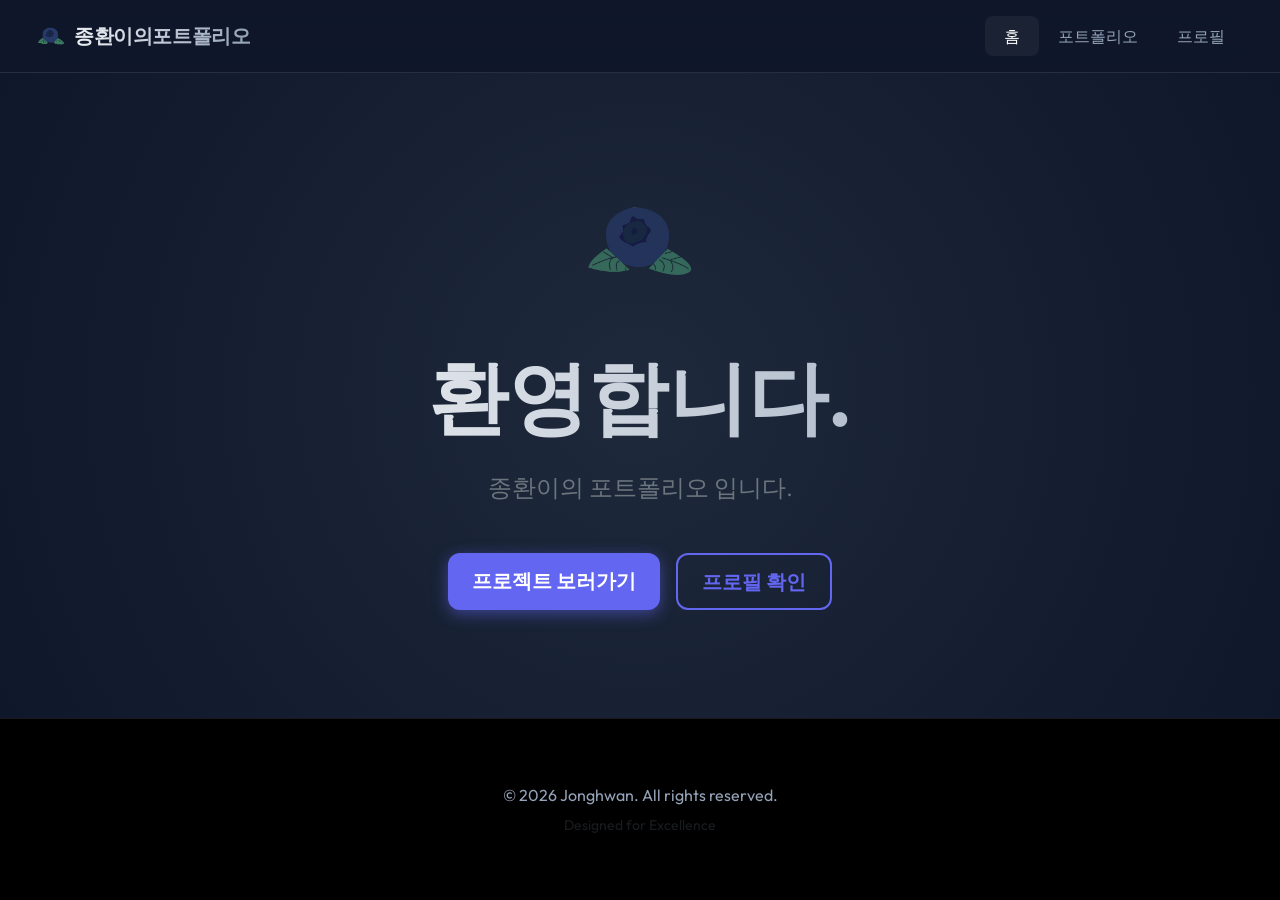
<file: index.html>
<!DOCTYPE html>
<html lang="ko">

<head>
    <meta charset="UTF-8">
    <meta name="viewport" content="width=device-width, initial-scale=1.0">
    <title>종환 | 포트폴리오</title>
    <!-- Bootstrap 5.3 CSS -->
    <link href="https://cdn.jsdelivr.net/npm/bootstrap@5.3.3/dist/css/bootstrap.min.css" rel="stylesheet">
    <!-- Google Fonts -->
    <link href="https://fonts.googleapis.com/css2?family=Outfit:wght@300;400;500;600;700;800&display=swap"
        rel="stylesheet">
    <link rel="stylesheet" href="index.css">
    <link rel="icon" href="./favicon.ico">
</head>

<body>
    <!-- Navbar -->
    <nav class="navbar navbar-expand-lg navbar-dark sticky-top px-4">
        <div class="container-fluid">
            <a class="navbar-brand d-flex align-items-center" href="index.html">
                <img src="./image/logo.png" alt="Logo" width="30" height="30"
                    class="d-inline-block align-text-top me-2">
                종환이의포트폴리오
            </a>
            <button class="navbar-toggler" type="button" data-bs-toggle="collapse" data-bs-target="#navbarNav">
                <span class="navbar-toggler-icon"></span>
            </button>
            <div class="collapse navbar-collapse" id="navbarNav">
                <ul class="navbar-nav ms-auto">
                    <li class="nav-item">
                        <a class="nav-link active" href="index.html">홈</a>
                    </li>
                    <li class="nav-item">
                        <a class="nav-link" href="portfolio.html">포트폴리오</a>
                    </li>
                    <li class="nav-item">
                        <a class="nav-link" href="profile.html">프로필</a>
                    </li>
                </ul>
            </div>
        </div>
    </nav>

    <!-- Hero Section -->
    <header class="flex-grow-1 d-flex align-items-center text-white" style="background: radial-gradient(circle at center, #1e293b 0%, #0f172a 100%);">
        <div class="container text-center py-5">
            <div class="mb-4">
                <img src="./image/logo.png" alt="Logo" width="120" class="img-fluid mb-4 opacity-75">
            </div>
            <h1 class="display-1 fw-bold mb-4" style="background: linear-gradient(to right, #fff, #94a3b8); -webkit-background-clip: text; -webkit-text-fill-color: transparent;">환영합니다.</h1>
            <p class="lead mb-5 text-secondary fs-4">종환이의 포트폴리오 입니다.</p>
            <div class="d-grid gap-3 d-sm-flex justify-content-sm-center">
                <a href="portfolio.html" class="btn btn-primary btn-lg px-5 py-3 rounded-pill">프로젝트 보러가기</a>
                <a href="profile.html" class="btn btn-outline-primary btn-lg px-5 py-3 rounded-pill">프로필 확인</a>
            </div>
        </div>
    </header>

    <!-- Footer -->
    <footer class="text-center">
        <div class="container">
            <p class="mb-2 footer-text">&copy; 2026 Jonghwan. All rights reserved.</p>
            <p class="small text-muted mb-0">Designed for Excellence</p>
        </div>
    </footer>

    <!-- Bootstrap 5.3 JS -->
    <script src="https://cdn.jsdelivr.net/npm/bootstrap@5.3.3/dist/js/bootstrap.bundle.min.js"></script>
</body>

</html>
</file>
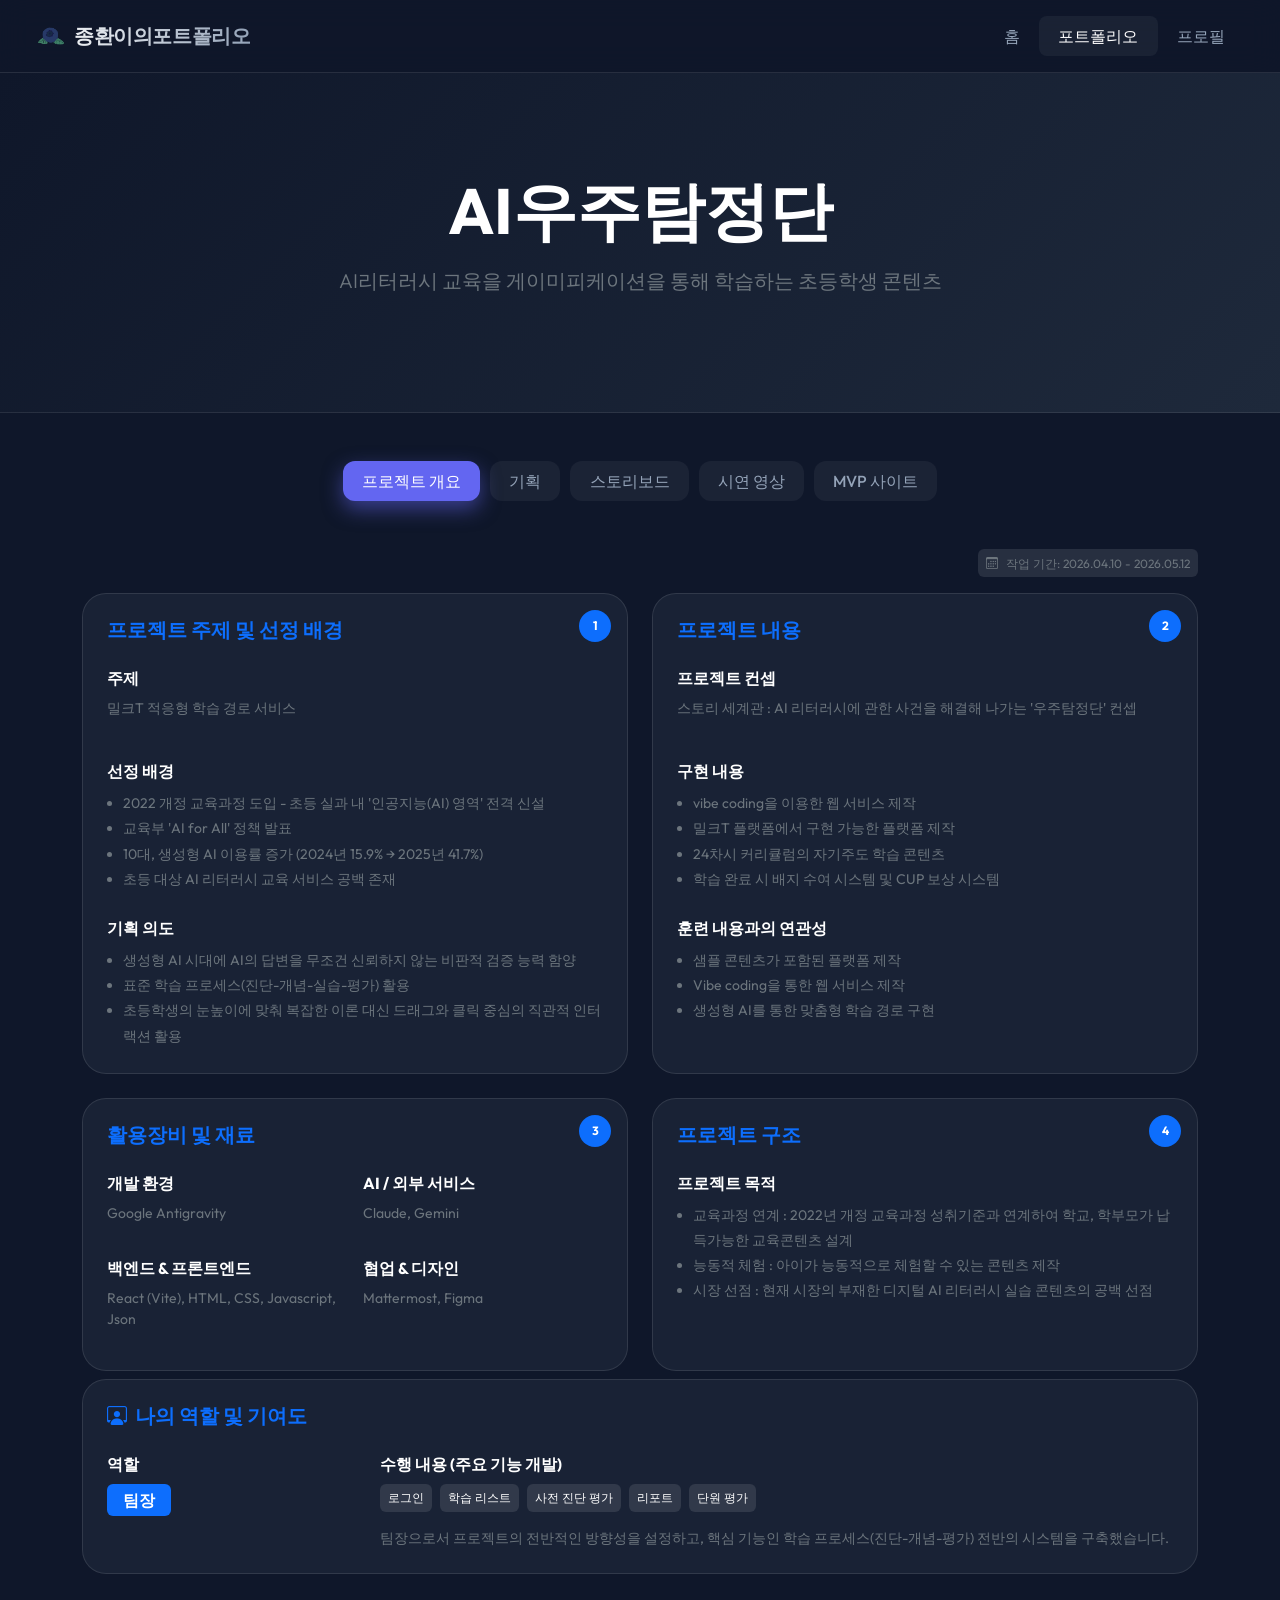
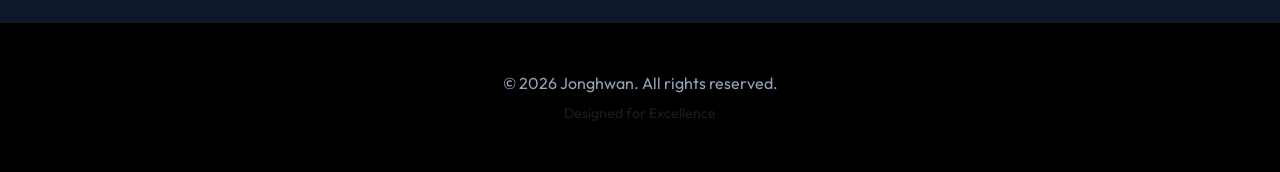
<file: Ujutamjeongdan.html>
<!DOCTYPE html>
<html lang="ko">

<head>
    <meta charset="UTF-8">
    <meta name="viewport" content="width=device-width, initial-scale=1.0">
    <title>AI우주탐정단</title>
    <!-- Bootstrap 5.3 CSS -->
    <link href="https://cdn.jsdelivr.net/npm/bootstrap@5.3.3/dist/css/bootstrap.min.css" rel="stylesheet">
    <!-- Google Fonts -->
    <link href="https://fonts.googleapis.com/css2?family=Outfit:wght@300;400;500;600;700;800&display=swap"
        rel="stylesheet">
    <link rel="stylesheet" href="index.css">
    <link rel="icon" href="./우주탐정 로고.ico">
    <style>
        .project-hero {
            background: linear-gradient(135deg, #0f172a 0%, #1e293b 100%);
            padding: 100px 0;
            border-bottom: 1px solid var(--glass-border);
        }

        .nav-pills .nav-link {
            color: var(--text-dim);
            background: rgba(255, 255, 255, 0.05);
            border-radius: 12px;
            padding: 12px 24px;
            margin: 0 5px;
            transition: var(--transition);
        }

        .nav-pills .nav-link.active {
            background: var(--primary) !important;
            color: white !important;
            box-shadow: 0 8px 20px var(--primary-glow);
        }

        .tab-pane {
            animation: fadeIn 0.5s ease-in-out;
        }

        @keyframes fadeIn {
            from {
                opacity: 0;
                transform: translateY(10px);
            }

            to {
                opacity: 1;
                transform: translateY(0);
            }
        }

        .contribution-card {
            border-left: 4px solid var(--primary);
        }
    </style>
</head>

<body>
    <!-- Navbar -->
    <nav class="navbar navbar-expand-lg navbar-dark sticky-top px-4">
        <div class="container-fluid">
            <a class="navbar-brand d-flex align-items-center" href="index.html">
                <img src="./image/logo.png" alt="Logo" width="30" height="30"
                    class="d-inline-block align-text-top me-2">
                종환이의포트폴리오
            </a>
            <button class="navbar-toggler" type="button" data-bs-toggle="collapse" data-bs-target="#navbarNav">
                <span class="navbar-toggler-icon"></span>
            </button>
            <div class="collapse navbar-collapse" id="navbarNav">
                <ul class="navbar-nav ms-auto">
                    <li class="nav-item"><a class="nav-link" href="index.html">홈</a></li>
                    <li class="nav-item"><a class="nav-link active" href="portfolio.html">포트폴리오</a></li>
                    <li class="nav-item"><a class="nav-link" href="profile.html">프로필</a></li>
                </ul>
            </div>
        </div>
    </nav>

    <!-- Project Hero -->
    <section class="project-hero text-center">
        <div class="container">
            <h1 class="display-3 fw-bold text-white mb-3">AI우주탐정단</h1>
            <p class="lead text-secondary mx-auto" style="max-width: 700px;">AI리터러시 교육을 게이미피케이션을 통해 학습하는 초등학생 콘텐츠</p>
        </div>
    </section>

    <!-- Project Content Tabs -->
    <main class="py-5">
        <div class="container">
            <!-- Tab Menu -->
            <ul class="nav nav-pills justify-content-center mb-5" id="pills-tab" role="tablist">
                <li class="nav-item">
                    <button class="nav-link active" id="overview-tab" data-bs-toggle="pill"
                        data-bs-target="#overview">프로젝트 개요</button>
                </li>
                <li class="nav-item">
                    <button class="nav-link" id="planning-tab" data-bs-toggle="pill"
                        data-bs-target="#planning">기획</button>
                </li>
                <li class="nav-item">
                    <button class="nav-link" id="storyboard-tab" data-bs-toggle="pill"
                        data-bs-target="#storyboard">스토리보드</button>
                </li>
                <li class="nav-item">
                    <button class="nav-link" id="video-tab" data-bs-toggle="pill" data-bs-target="#video">시연 영상</button>
                </li>
                <li class="nav-item">
                    <button class="nav-link" id="mvp-tab" data-bs-toggle="pill" data-bs-target="#mvp">MVP 사이트</button>
                </li>
            </ul>

            <!-- Tab Content -->
            <div class="tab-content" id="pills-tabContent">

                <!-- 1. Overview & Contribution -->
                <div class="tab-pane fade show active" id="overview" role="tabpanel">
                    <div class="d-flex justify-content-end mb-3">
                        <span class="badge bg-white bg-opacity-10 text-secondary fw-normal p-2">
                            <i class="bi bi-calendar3 me-2"></i>작업 기간: 2026.04.10 - 2026.05.12
                        </span>
                    </div>

                    <div class="row g-4">
                        <!-- 1. 프로젝트 주제 및 선정 배경 -->
                        <div class="col-md-6">
                            <div class="card p-4 bg-glass border-0 h-100 position-relative">
                                <div class="position-absolute top-0 end-0 p-3">
                                    <span
                                        class="badge bg-primary rounded-circle d-flex align-items-center justify-content-center"
                                        style="width: 32px; height: 32px;">1</span>
                                </div>
                                <h5 class="text-primary fw-bold mb-4">프로젝트 주제 및 선정 배경</h5>

                                <div class="mb-4">
                                    <p class="text-white fw-bold mb-2">주제</p>
                                    <p class="text-secondary small">밀크T 적응형 학습 경로 서비스</p>
                                </div>

                                <div class="mb-4">
                                    <p class="text-white fw-bold mb-2">선정 배경</p>
                                    <ul class="text-secondary small ps-3 mb-0" style="line-height: 1.8;">
                                        <li>2022 개정 교육과정 도입 - 초등 실과 내 '인공지능(AI) 영역' 전격 신설</li>
                                        <li>교육부 'AI for All' 정책 발표</li>
                                        <li>10대, 생성형 AI 이용률 증가 (2024년 15.9% → 2025년 41.7%)</li>
                                        <li>초등 대상 AI 리터러시 교육 서비스 공백 존재</li>
                                    </ul>
                                </div>

                                <div>
                                    <p class="text-white fw-bold mb-2">기획 의도</p>
                                    <ul class="text-secondary small ps-3 mb-0" style="line-height: 1.8;">
                                        <li>생성형 AI 시대에 AI의 답변을 무조건 신뢰하지 않는 비판적 검증 능력 함양</li>
                                        <li>표준 학습 프로세스(진단-개념-실습-평가) 활용</li>
                                        <li>초등학생의 눈높이에 맞춰 복잡한 이론 대신 드래그와 클릭 중심의 직관적 인터랙션 활용</li>
                                    </ul>
                                </div>
                            </div>
                        </div>

                        <!-- 2. 프로젝트 내용 -->
                        <div class="col-md-6">
                            <div class="card p-4 bg-glass border-0 h-100 position-relative">
                                <div class="position-absolute top-0 end-0 p-3">
                                    <span
                                        class="badge bg-primary rounded-circle d-flex align-items-center justify-content-center"
                                        style="width: 32px; height: 32px;">2</span>
                                </div>
                                <h5 class="text-primary fw-bold mb-4">프로젝트 내용</h5>

                                <div class="mb-4">
                                    <p class="text-white fw-bold mb-2">프로젝트 컨셉</p>
                                    <p class="text-secondary small">스토리 세계관 : AI 리터러시에 관한 사건을 해결해 나가는 '우주탐정단' 컨셉</p>
                                </div>

                                <div class="mb-4">
                                    <p class="text-white fw-bold mb-2">구현 내용</p>
                                    <ul class="text-secondary small ps-3 mb-0" style="line-height: 1.8;">
                                        <li>vibe coding을 이용한 웹 서비스 제작</li>
                                        <li>밀크T 플랫폼에서 구현 가능한 플랫폼 제작</li>
                                        <li>24차시 커리큘럼의 자기주도 학습 콘텐츠</li>
                                        <li>학습 완료 시 배지 수여 시스템 및 CUP 보상 시스템</li>
                                    </ul>
                                </div>

                                <div>
                                    <p class="text-white fw-bold mb-2">훈련 내용과의 연관성</p>
                                    <ul class="text-secondary small ps-3 mb-0" style="line-height: 1.8;">
                                        <li>샘플 콘텐츠가 포함된 플랫폼 제작</li>
                                        <li>Vibe coding을 통한 웹 서비스 제작</li>
                                        <li>생성형 AI를 통한 맞춤형 학습 경로 구현</li>
                                    </ul>
                                </div>
                            </div>
                        </div>

                        <!-- 3. 활용장비 및 재료 -->
                        <div class="col-md-6">
                            <div class="card p-4 bg-glass border-0 h-100 position-relative">
                                <div class="position-absolute top-0 end-0 p-3">
                                    <span
                                        class="badge bg-primary rounded-circle d-flex align-items-center justify-content-center"
                                        style="width: 32px; height: 32px;">3</span>
                                </div>
                                <h5 class="text-primary fw-bold mb-4">활용장비 및 재료</h5>

                                <div class="row g-3">
                                    <div class="col-6">
                                        <p class="text-white fw-bold mb-2">개발 환경</p>
                                        <p class="text-secondary small">Google Antigravity</p>
                                    </div>
                                    <div class="col-6">
                                        <p class="text-white fw-bold mb-2">AI / 외부 서비스</p>
                                        <p class="text-secondary small">Claude, Gemini</p>
                                    </div>
                                    <div class="col-6">
                                        <p class="text-white fw-bold mb-2">백엔드 & 프론트엔드</p>
                                        <p class="text-secondary small">React (Vite), HTML, CSS, Javascript, Json</p>
                                    </div>
                                    <div class="col-6">
                                        <p class="text-white fw-bold mb-2">협업 & 디자인</p>
                                        <p class="text-secondary small">Mattermost, Figma</p>
                                    </div>
                                </div>
                            </div>
                        </div>

                        <!-- 4. 프로젝트 구조 -->
                        <div class="col-md-6">
                            <div class="card p-4 bg-glass border-0 h-100 position-relative">
                                <div class="position-absolute top-0 end-0 p-3">
                                    <span
                                        class="badge bg-primary rounded-circle d-flex align-items-center justify-content-center"
                                        style="width: 32px; height: 32px;">4</span>
                                </div>
                                <h5 class="text-primary fw-bold mb-4">프로젝트 구조</h5>

                                <div>
                                    <p class="text-white fw-bold mb-2">프로젝트 목적</p>
                                    <ul class="text-secondary small ps-3 mb-0" style="line-height: 1.8;">
                                        <li>교육과정 연계 : 2022년 개정 교육과정 성취기준과 연계하여 학교, 학부모가 납득가능한 교육콘텐츠 설계</li>
                                        <li>능동적 체험 : 아이가 능동적으로 체험할 수 있는 콘텐츠 제작</li>
                                        <li>시장 선점 : 현재 시장의 부재한 디지털 AI 리터러시 실습 콘텐츠의 공백 선점</li>
                                    </ul>
                                </div>
                            </div>
                        </div>

                        <!-- 5. 나의 역할 및 기여도 -->
                        <div class="col-12 mt-2">
                            <div class="card p-4 bg-glass border-0 contribution-card">
                                <h5 class="text-primary fw-bold mb-4"><i class="bi bi-person-workspace me-2"></i>나의 역할 및
                                    기여도</h5>
                                <div class="row g-4">
                                    <div class="col-md-3">
                                        <p class="text-white fw-bold mb-2">역할</p>
                                        <span class="badge bg-primary fs-6 px-3 py-2">팀장</span>
                                    </div>
                                    <div class="col-md-9">
                                        <p class="text-white fw-bold mb-2">수행 내용 (주요 기능 개발)</p>
                                        <div class="d-flex flex-wrap gap-2">
                                            <span
                                                class="badge bg-white bg-opacity-10 text-white fw-normal p-2">로그인</span>
                                            <span class="badge bg-white bg-opacity-10 text-white fw-normal p-2">학습
                                                리스트</span>
                                            <span class="badge bg-white bg-opacity-10 text-white fw-normal p-2">사전 진단
                                                평가</span>
                                            <span
                                                class="badge bg-white bg-opacity-10 text-white fw-normal p-2">리포트</span>
                                            <span class="badge bg-white bg-opacity-10 text-white fw-normal p-2">단원
                                                평가</span>
                                        </div>
                                        <p class="text-secondary small mt-3 mb-0">
                                            팀장으로서 프로젝트의 전반적인 방향성을 설정하고, 핵심 기능인 학습 프로세스(진단-개념-평가) 전반의 시스템을 구축했습니다.
                                        </p>
                                    </div>
                                </div>
                            </div>
                        </div>
                    </div>
                </div>

                <!-- 2. Planning  -->
                <div class="tab-pane fade" id="planning" role="tabpanel">
                    <div class="card p-4 bg-glass border-0 shadow-lg">
                        <div class="d-flex justify-content-between align-items-center mb-4">
                            <h3 class="fw-bold mb-0 text-white">기획서</h3>
                            <a href="./pdf/07.pdf" target="_blank" class="btn btn-outline-primary btn-sm">PDF 크게보기</a>
                        </div>
                        <div class="ratio ratio-16x9 rounded-4 overflow-hidden shadow">
                            <iframe src="./pdf/07.pdf" title="AI우주탐정단 기획서" allowfullscreen></iframe>
                        </div>
                    </div>
                </div>
                <!-- 3. Storyboard -->
                <div class="tab-pane fade" id="storyboard" role="tabpanel">
                    <div class="card p-4 bg-glass border-0 shadow-lg">
                        <div class="d-flex justify-content-between align-items-center mb-4">
                            <h3 class="fw-bold mb-0 text-white">스토리보드</h3>
                            <a href="./pdf/07-1.pdf" target="_blank" class="btn btn-outline-primary btn-sm">PDF 크게보기</a>
                        </div>
                        <div class="ratio ratio-16x9 rounded-4 overflow-hidden shadow">
                            <iframe src="./pdf/07-1.pdf" title="AI우주탐정단 스토리보드" allowfullscreen></iframe>
                        </div>
                    </div>
                </div>

                <!-- 3. Video -->
                <div class="tab-pane fade" id="video" role="tabpanel">
                    <div class="row g-5">
                        <div class="col-lg-10 mx-auto">
                            <h3 class="fw-bold mb-5 text-white text-center">서비스 시연 영상 </h3>

                            <!-- Video 01 -->
                            <div class="mb-5 pb-5 border-bottom border-light border-opacity-10">
                                <h4 class="text-white mb-4 fw-bold"><i class="bi bi-1-circle me-2 text-primary"></i>서비스
                                    시연영상</h4>
                                <div
                                    class="ratio ratio-16x9 rounded-4 overflow-hidden shadow-lg border border-light border-opacity-10">
                                    <iframe src="https://www.youtube.com/embed/wnMg-CwQ8G4" title="AI우주탐정단 시연영상 01" frameborder="0"
                                        allow="accelerometer; autoplay; clipboard-write; encrypted-media; gyroscope; picture-in-picture; web-share"
                                        referrerpolicy="strict-origin-when-cross-origin" allowfullscreen>
                                    </iframe>
                                </div>
                                <p class="mt-3 text-secondary">로그인-사전평가 - 개념영상 시청</p>
                            </div>
                            <!-- Video 02 -->
                            <div class="mb-5 pb-5 border-bottom border-light border-opacity-10">
                                <h4 class="text-white mb-4 fw-bold"><i class="bi bi-2-circle me-2 text-primary"></i>서비스
                                    시연영상</h4>
                                <div
                                    class="ratio ratio-16x9 rounded-4 overflow-hidden shadow-lg border border-light border-opacity-10">
                                    <iframe src="https://www.youtube.com/embed/tN44olXPumM" title="AI우주탐정단 시연영상 02" frameborder="0"
                                        allow="accelerometer; autoplay; clipboard-write; encrypted-media; gyroscope; picture-in-picture; web-share"
                                        referrerpolicy="strict-origin-when-cross-origin" allowfullscreen>
                                    </iframe>
                                </div>
                                <p class="mt-3 text-secondary">학습리스트-학습 콘텐츠-기타</p>
                            </div>

                        </div>
                    </div>
                </div>

                <!-- 4. MVP -->
                <div class="tab-pane fade" id="mvp" role="tabpanel">
                    <div class="card p-5 bg-glass border-0 text-center">
                        <div class="mb-4 display-3 text-primary">
                            <i class="bi bi-rocket-takeoff"></i>
                        </div>
                        <h3 class="fw-bold mb-3 text-white">AI우주탐정단 MVP 사이트</h3>
                        <div class="d-flex justify-content-center gap-3">
                            <a href="https://ujutamjeongdan.vercel.app/" target="_blank"
                                class="btn btn-primary btn-lg px-5 py-3">
                                사이트 방문하기
                            </a>
                        </div>
                    </div>
                </div>

            </div>
        </div>
    </main>

    <!-- Footer -->
    <footer class="text-center py-5">
        <div class="container">
            <p class="mb-2 footer-text">&copy; 2026 Jonghwan. All rights reserved.</p>
            <p class="small text-muted mb-0">Designed for Excellence</p>
        </div>
    </footer>

    <!-- Bootstrap 5.3 JS -->
    <script src="https://cdn.jsdelivr.net/npm/bootstrap@5.3.3/dist/js/bootstrap.bundle.min.js"></script>
    <!-- Icons -->
    <link rel="stylesheet" href="https://cdn.jsdelivr.net/npm/bootstrap-icons@1.11.3/font/bootstrap-icons.min.css">
</body>

</html>
</file>
<file: index.css>
:root {
    --primary: #6366f1;
    --primary-glow: rgba(99, 102, 241, 0.5);
    --bg-dark: #0f172a;
    --bg-card: rgba(30, 41, 59, 0.7);
    --glass-border: rgba(255, 255, 255, 0.1);
    --text-main: #f8fafc;
    --text-dim: #94a3b8;
    --transition: all 0.4s cubic-bezier(0.4, 0, 0.2, 1);
}

html,
body {
    height: 100%;
    margin: 0;
}

body {
    font-family: 'Outfit', sans-serif;
    background-color: var(--bg-dark);
    color: var(--text-main);
    display: flex;
    flex-direction: column;
    overflow-x: hidden;
}

/* Navbar */
.navbar {
    background-color: rgba(15, 23, 42, 0.8) !important;
    backdrop-filter: blur(15px);
    border-bottom: 1px solid var(--glass-border);
    padding: 1rem 2rem;
    z-index: 1000;
}

.navbar-brand {
    font-weight: 800;
    letter-spacing: -0.02em;
    background: linear-gradient(to right, #fff, #94a3b8);
    -webkit-background-clip: text;
    -webkit-text-fill-color: transparent;
}

.nav-link {
    font-weight: 500;
    color: var(--text-dim) !important;
    transition: var(--transition);
    padding: 0.5rem 1.2rem !important;
    border-radius: 8px;
}

.nav-link:hover, .nav-link.active {
    color: white !important;
    background: rgba(255, 255, 255, 0.05);
}

/* Cards */
.card {
    transition: var(--transition);
    overflow: hidden;
    background-color: var(--bg-card) !important;
    border: 1px solid var(--glass-border) !important;
    border-radius: 24px !important;
    backdrop-filter: blur(12px);
    height: 100%;
}

.card:hover {
    transform: translateY(-10px) scale(1.02);
    box-shadow: 0 20px 40px rgba(0, 0, 0, 0.4);
    border-color: rgba(99, 102, 241, 0.4) !important;
}

body .card .card-img-top {
    width: 100% !important;
    height: 220px !important;
    object-fit: cover !important;
    object-position: center !important;
    display: block !important;
    transition: var(--transition);
}

.card:hover .card-img-top {
    transform: scale(1.1);
}

.card-img-contain {
    object-fit: contain !important;
    padding: 10px !important;
    background: rgba(255, 255, 255, 0.03);
}

.card-body {
    padding: 2rem !important;
    background: transparent !important;
    display: flex;
    flex-direction: column;
    flex-grow: 1;
}

.card-title {
    color: #ffffff;
    font-weight: 700;
    font-size: 1.4rem;
    margin-bottom: 1rem;
}

.card-text {
    color: var(--text-dim) !important;
    line-height: 1.6;
    margin-bottom: 1.5rem;
    flex-grow: 1;
}

/* Buttons */
.btn-primary {
    background: var(--primary) !important;
    border: none !important;
    padding: 0.8rem 1.5rem !important;
    border-radius: 12px !important;
    font-weight: 600 !important;
    transition: var(--transition) !important;
    box-shadow: 0 4px 15px var(--primary-glow) !important;
}

.btn-primary:hover {
    transform: translateY(-2px);
    box-shadow: 0 8px 25px var(--primary-glow) !important;
    filter: brightness(1.1);
}

.btn-outline-primary {
    border: 2px solid var(--primary) !important;
    color: var(--primary) !important;
    background: transparent !important;
    padding: 0.7rem 1.5rem !important;
    border-radius: 12px !important;
    font-weight: 600 !important;
    transition: var(--transition) !important;
}

.btn-outline-primary:hover {
    background: var(--primary) !important;
    color: white !important;
    box-shadow: 0 4px 15px var(--primary-glow) !important;
}

/* Footer */
footer {
    background-color: #000 !important;
    border-top: 1px solid var(--glass-border);
    padding: 4rem 0 !important;
    margin-top: auto;
}

.footer-text {
    color: var(--text-dim);
}

/* Category Tags */
.category-tag {
    font-size: 0.75rem;
    font-weight: 700;
    padding: 0.4rem 1rem;
    border-radius: 100px;
    background-color: rgba(99, 102, 241, 0.1);
    color: var(--primary);
    display: inline-block;
    margin-bottom: 1.2rem;
    text-transform: uppercase;
    letter-spacing: 0.1em;
    border: 1px solid rgba(99, 102, 241, 0.2);
}

/* Custom Scrollbar */
::-webkit-scrollbar {
    width: 10px;
}
::-webkit-scrollbar-track {
    background: var(--bg-dark);
}
::-webkit-scrollbar-thumb {
    background: #2d3748;
    border-radius: 5px;
}
::-webkit-scrollbar-thumb:hover {
    background: #4a5568;
}
</file>
